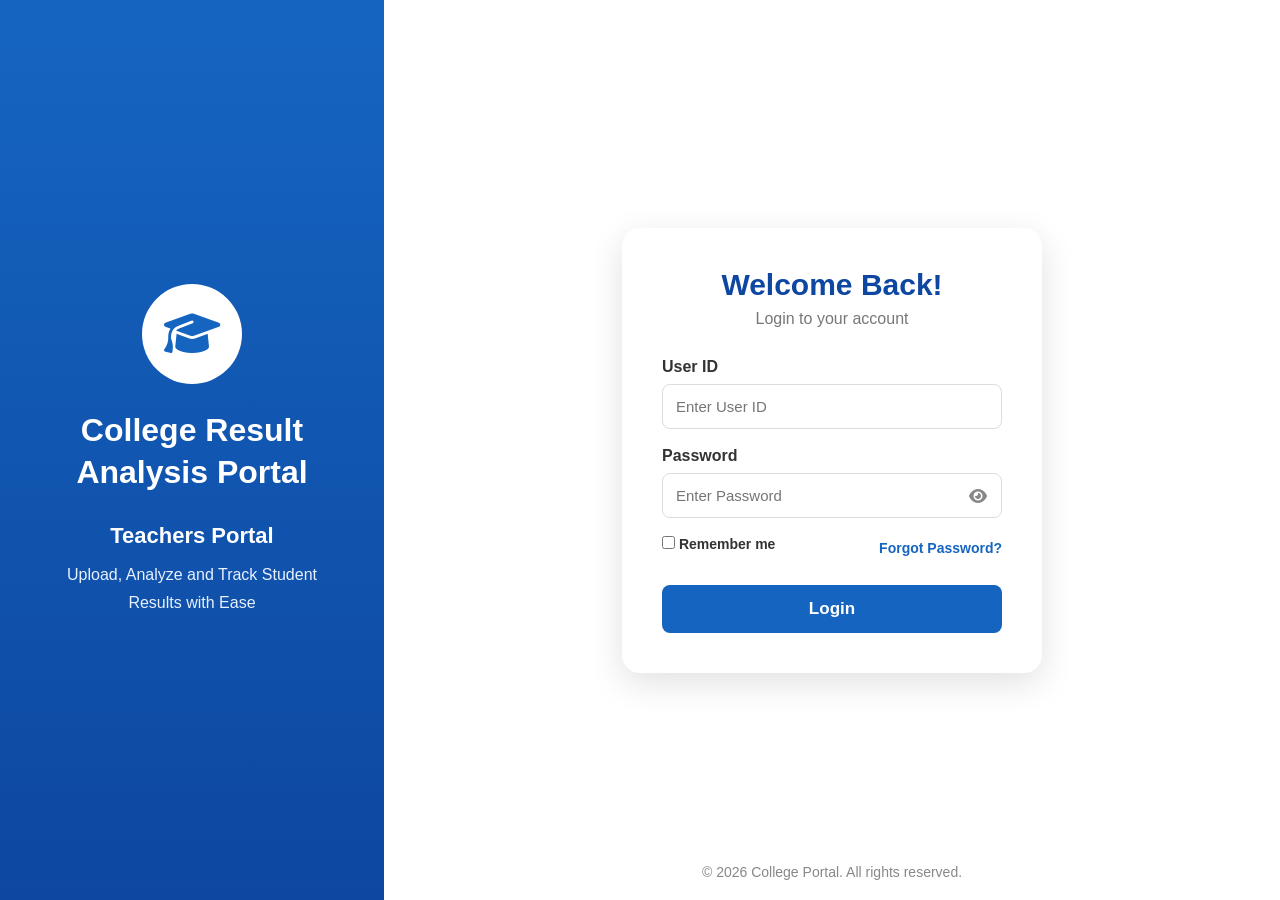
<file: index.html>
<!DOCTYPE html>
<html lang="en">
<head>
    <meta charset="UTF-8">
    <meta name="viewport" content="width=device-width, initial-scale=1.0">
    <title>College Result Portal</title>

    <link rel="stylesheet" href="style.css">

    <!-- Font Awesome -->
    <link rel="stylesheet"
    href="https://cdnjs.cloudflare.com/ajax/libs/font-awesome/6.6.0/css/all.min.css">
</head>

<body>

<div class="container">

    <!-- LEFT PANEL -->
    <div class="left-panel">

        <div class="logo">
            <i class="fa-solid fa-graduation-cap"></i>
        </div>

        <h1>College Result<br>Analysis Portal</h1>

        <h3>Teachers Portal</h3>

        <p>
            Upload, Analyze and Track Student Results with Ease
        </p>

    </div>

    <!-- RIGHT PANEL -->
    <div class="right-panel">

        <div class="login-card">

            <h2>Welcome Back!</h2>
            <span>Login to your account</span>

            <form>

                <label>User ID</label>

                <input
                    type="text"
                    id="username"
                    placeholder="Enter User ID"
                >

                <label>Password</label>

                <div class="password-box">

                    <input
                        type="password"
                        id="password"
                        placeholder="Enter Password"
                    >

                    <i class="fa-solid fa-eye"
                       onclick="togglePassword()"></i>

                </div>

                <div class="options">

                    <label class="remember">
                        <input type="checkbox">
                        Remember me
                    </label>

                    <a href="#">Forgot Password?</a>

                </div>

                <button
                    type="button"
                    class="login-btn"
                    onclick="login()">
                    Login
                </button>

            </form>

        </div>

        <div class="footer">
            © 2026 College Portal. All rights reserved.
        </div>

    </div>

</div>

<script>
function togglePassword() {
    let password = document.getElementById("password");

    if (password.type === "password") {
        password.type = "text";
    } else {
        password.type = "password";
    }
}
</script>

<script src="index.js"></script>

</body>
</html>
</file>
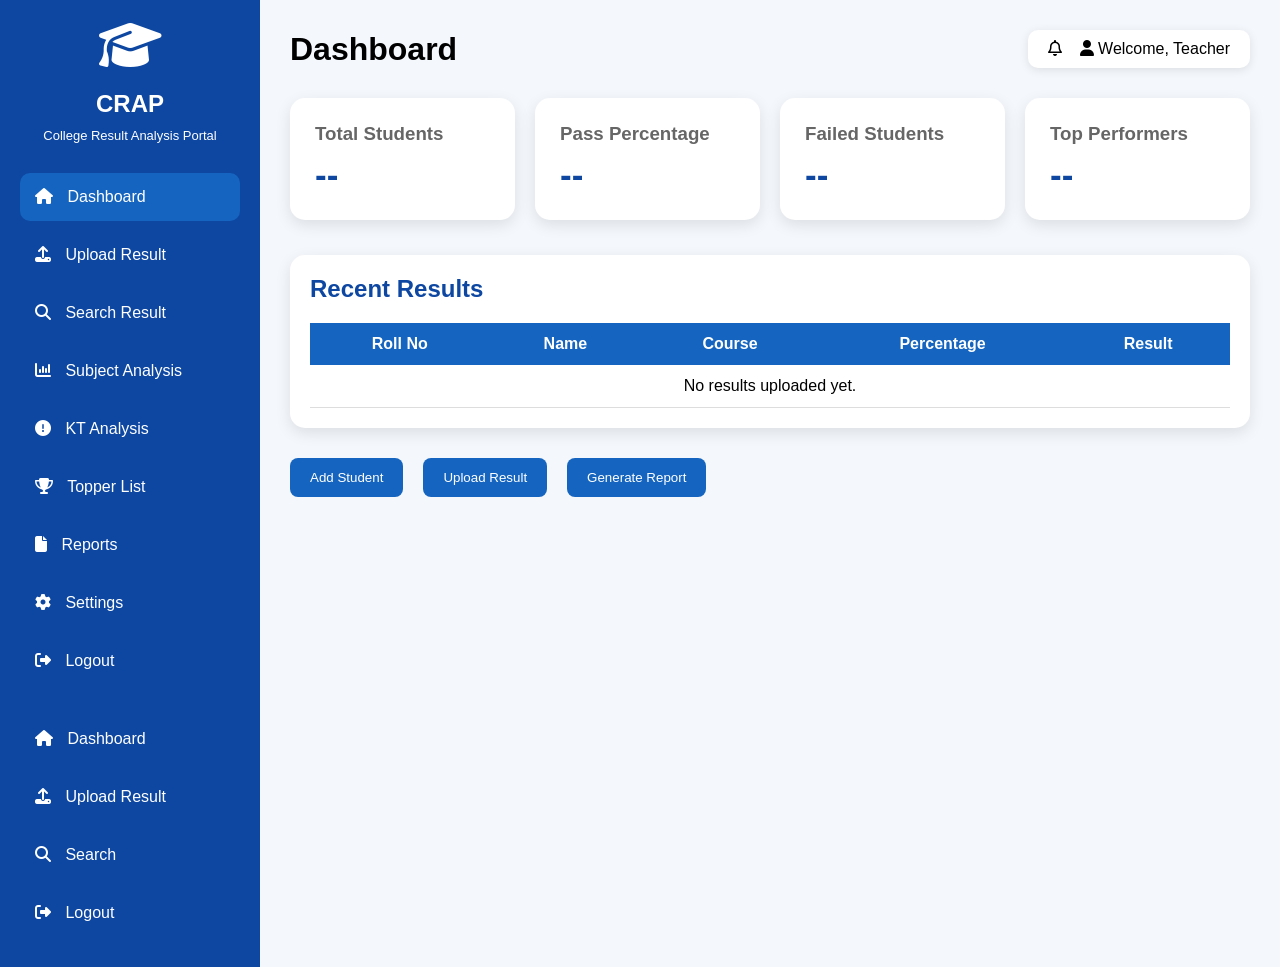
<file: dashboard.html>
<!DOCTYPE html>
<html lang="en">
<head>
    <meta charset="UTF-8">
    <meta name="viewport" content="width=device-width, initial-scale=1.0">
    <title>Dashboard - College Result Analysis Portal</title>

    <link rel="stylesheet" href="dashboard.css">

    <!-- Font Awesome -->
    <link rel="stylesheet"
    href="https://cdnjs.cloudflare.com/ajax/libs/font-awesome/6.7.2/css/all.min.css">
</head>

<body>
    

<div class="container">

    <!-- Sidebar -->
    <div class="sidebar">

        <div class="logo">
            <i class="fa-solid fa-graduation-cap"></i>
            <h2>CRAP</h2>
            <p>College Result Analysis Portal</p>
        </div>

        <ul>

            <li class="active">
                <i class="fa-solid fa-house"></i>
                Dashboard
            </li>

            <li onclick="window.location.href='upload.html'">
                <i class="fa-solid fa-upload"></i>
                Upload Result
            </li>

            <li onclick="window.location.href='search-result.html'">
                <i class="fa-solid fa-magnifying-glass"></i>
                Search Result
            </li>

            <li>
                <i class="fa-solid fa-chart-column"></i>
                Subject Analysis
            </li>

            <li>
                <i class="fa-solid fa-circle-exclamation"></i>
                KT Analysis
            </li>

            <li>
                <i class="fa-solid fa-trophy"></i>
                Topper List
            </li>

            <li>
                <i class="fa-solid fa-file"></i>
                Reports
            </li>

            <li>
                <i class="fa-solid fa-gear"></i>
                Settings
            </li>

            <li onclick="window.location.href='index.html'">
                <i class="fa-solid fa-right-from-bracket"></i>
                Logout
            </li>
            <ul>
    <li onclick="window.location.href='dashboard.html'">
        <i class="fa-solid fa-house"></i> Dashboard
    </li>

    <li onclick="window.location.href='upload.html'">
        <i class="fa-solid fa-upload"></i> Upload Result
    </li>

    <li onclick="window.location.href='search-result.html'">
        <i class="fa-solid fa-magnifying-glass"></i> Search
    </li>

    <li onclick="window.location.href='index.html'">
        <i class="fa-solid fa-right-from-bracket"></i> Logout
    </li>
</ul>

        </ul>

    </div>

    <!-- Main Content -->
    <div class="main">

        <!-- Top Bar -->
        <div class="topbar">

            <h1>Dashboard</h1>

            <div class="profile">
                <i class="fa-regular fa-bell"></i>
                &nbsp;&nbsp;
                <i class="fa-solid fa-user"></i>
                Welcome, Teacher
            </div>

        </div>

        <!-- Cards -->

        <div class="cards">

            <div class="card">
                <h3>Total Students</h3>
                <h1>--</h1>
            </div>

            <div class="card">
                <h3>Pass Percentage</h3>
                <h1>--</h1>
            </div>

            <div class="card">
                <h3>Failed Students</h3>
                <h1>--</h1>
            </div>

            <div class="card">
                <h3>Top Performers</h3>
                <h1>--</h1>
            </div>

        </div>

        <!-- Recent Results -->

        <div class="recent-results">

            <h2>Recent Results</h2>

            <table>

                <tr>
                    <th>Roll No</th>
                    <th>Name</th>
                    <th>Course</th>
                    <th>Percentage</th>
                    <th>Result</th>
                </tr>

                
                    <tr>
    <td colspan="5" style="text-align:center;">
        No results uploaded yet.
    </td>
</tr>

            </table>

        </div>

        <!-- Buttons -->

        <div class="actions">

            <button>Add Student</button>

            <button>Upload Result</button>

            <button>Generate Report</button>

        </div>

    </div>

</div>
<script src="dashboard.js"></script>
</body>
</html>
</file>
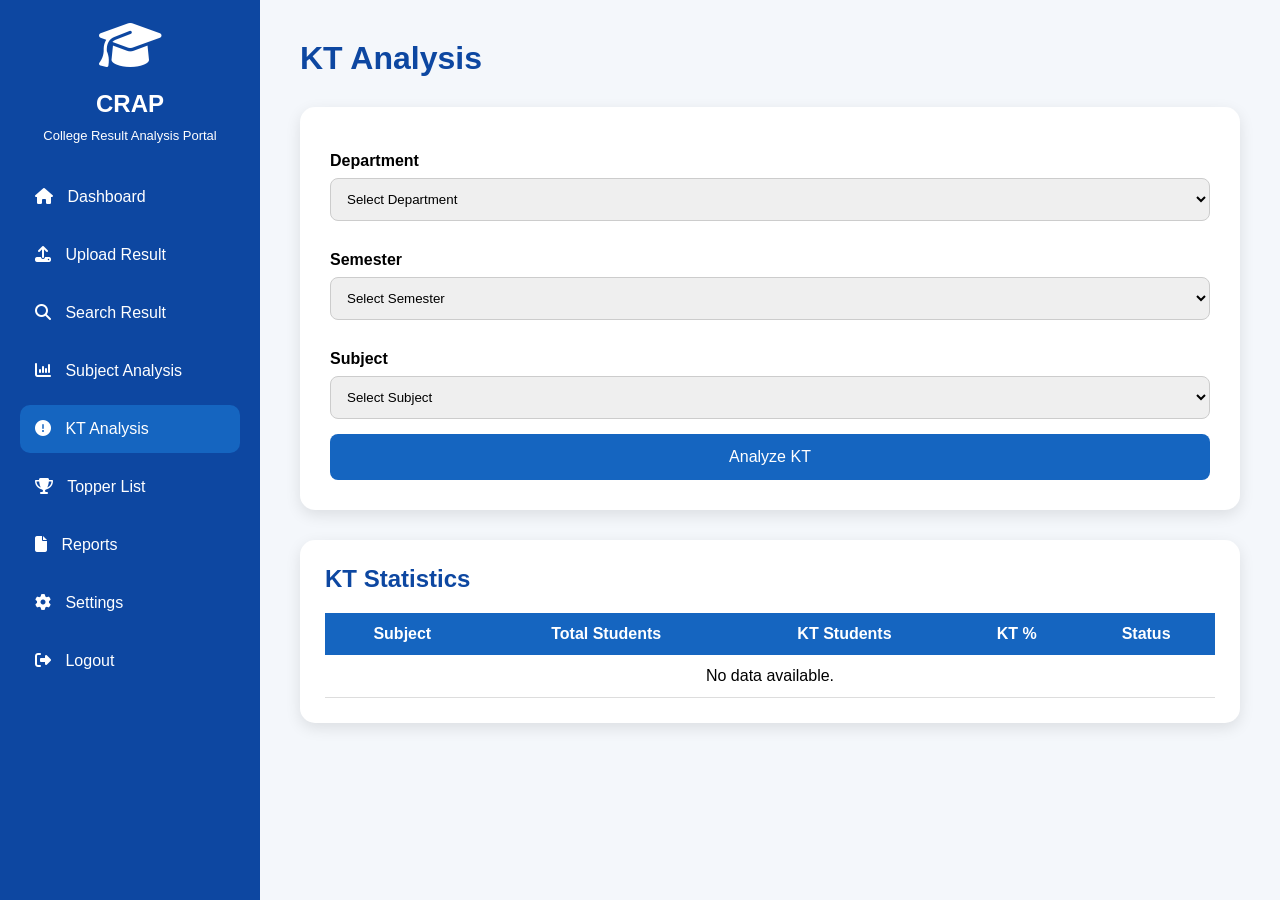
<file: kt.Html>
<!DOCTYPE html>
<html lang="en">
<head>
<meta charset="UTF-8">
<meta name="viewport" content="width=device-width, initial-scale=1.0">
<title>KT Analysis</title>

<link rel="stylesheet" href="kt.css">

<link rel="stylesheet"
href="https://cdnjs.cloudflare.com/ajax/libs/font-awesome/6.7.2/css/all.min.css">

</head>
<body>

<div class="container">

<!-- Sidebar -->

<div class="sidebar">

<div class="logo">
<i class="fa-solid fa-graduation-cap"></i>
<h2>CRAP</h2>
<p>College Result Analysis Portal</p>
</div>

<ul>

<li onclick="window.location.href='dashboard.html'">
<i class="fa-solid fa-house"></i> Dashboard
</li>

<li onclick="window.location.href='upload.html'">
<i class="fa-solid fa-upload"></i> Upload Result
</li>

<li onclick="window.location.href='search-result.html'">
<i class="fa-solid fa-magnifying-glass"></i> Search Result
</li>

<li onclick="window.location.href='subject.html'">
<i class="fa-solid fa-chart-column"></i> Subject Analysis
</li>

<li class="active">
<i class="fa-solid fa-circle-exclamation"></i> KT Analysis
</li>

<li onclick="window.location.href='topper.html'">
<i class="fa-solid fa-trophy"></i> Topper List
</li>

<li onclick="window.location.href='reports.html'">
<i class="fa-solid fa-file"></i> Reports
</li>

<li onclick="window.location.href='settings.html'">
<i class="fa-solid fa-gear"></i> Settings
</li>

<li onclick="window.location.href='index.html'">
<i class="fa-solid fa-right-from-bracket"></i> Logout
</li>

</ul>

</div>

<!-- Main -->

<div class="main">

<h1>KT Analysis</h1>

<div class="analysis-box">

<label>Department</label>

<select id="department">
<option value="">Select Department</option>
<option>BSc IT</option>
<option>BCom</option>
<option>BMS</option>
</select>

<label>Semester</label>

<select id="semester">
<option value="">Select Semester</option>
<option>Semester 1</option>
<option>Semester 2</option>
<option>Semester 3</option>
<option>Semester 4</option>
<option>Semester 5</option>
<option>Semester 6</option>
</select>

<label>Subject</label>

<select id="subject">
<option value="">Select Subject</option>
</select>

<button onclick="analyzeKT()">
Analyze KT
</button>

</div>

<div class="table-box">

<h2>KT Statistics</h2>

<table>

<tr>
<th>Subject</th>
<th>Total Students</th>
<th>KT Students</th>
<th>KT %</th>
<th>Status</th>
</tr>

<tr>
<td colspan="5">
No data available.
</td>
</tr>

</table>

</div>

</div>

</div>

<script src="kt.js"></script>

</body>
</html>
</file>
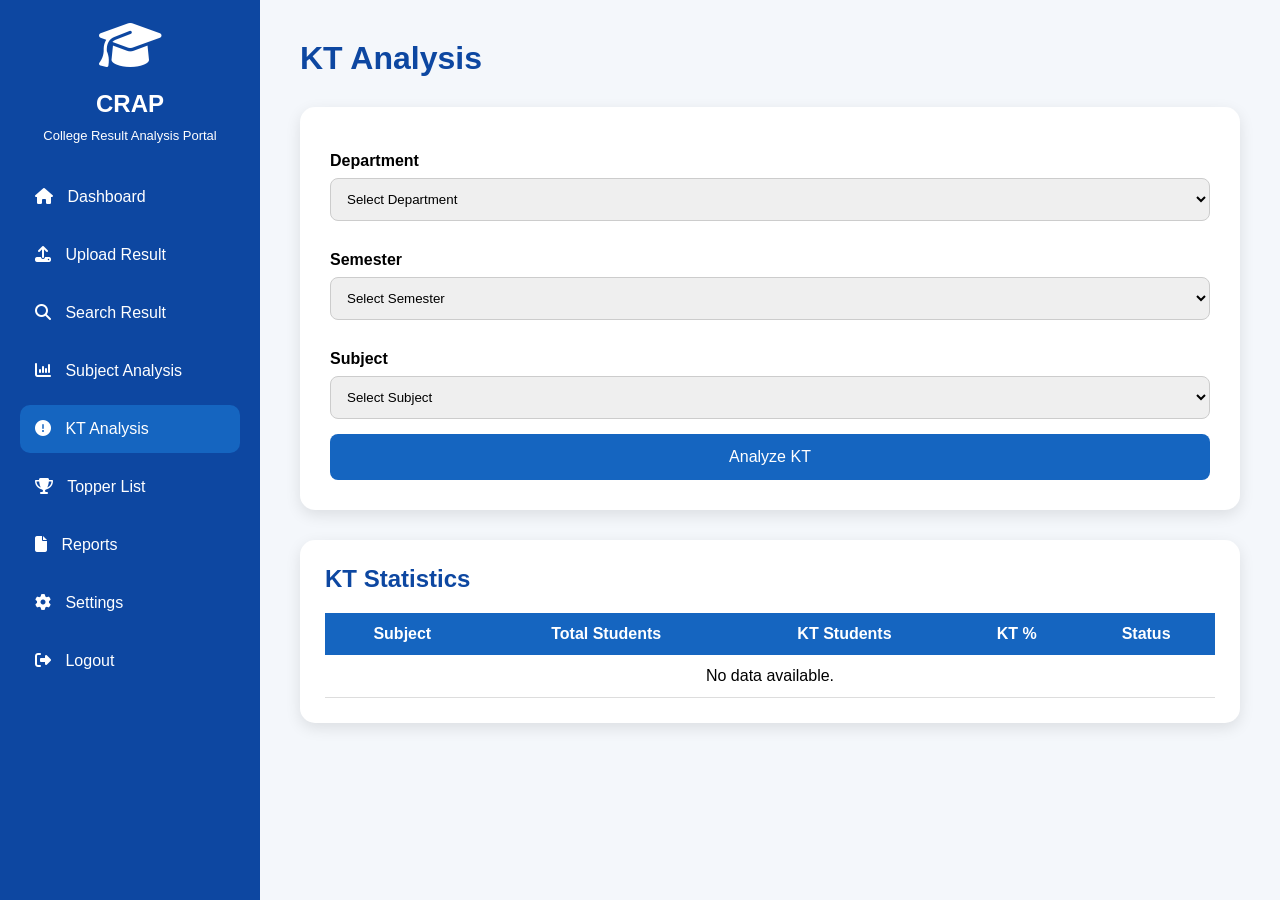
<file: kt.html>
<!DOCTYPE html>
<html lang="en">
<head>
<meta charset="UTF-8">
<meta name="viewport" content="width=device-width, initial-scale=1.0">
<title>KT Analysis</title>

<link rel="stylesheet" href="kt.css">

<link rel="stylesheet"
href="https://cdnjs.cloudflare.com/ajax/libs/font-awesome/6.7.2/css/all.min.css">

</head>
<body>

<div class="container">

<!-- Sidebar -->

<div class="sidebar">

<div class="logo">
<i class="fa-solid fa-graduation-cap"></i>
<h2>CRAP</h2>
<p>College Result Analysis Portal</p>
</div>

<ul>

<li onclick="window.location.href='dashboard.html'">
<i class="fa-solid fa-house"></i> Dashboard
</li>

<li onclick="window.location.href='upload.html'">
<i class="fa-solid fa-upload"></i> Upload Result
</li>

<li onclick="window.location.href='search-result.html'">
<i class="fa-solid fa-magnifying-glass"></i> Search Result
</li>

<li onclick="window.location.href='subject.html'">
<i class="fa-solid fa-chart-column"></i> Subject Analysis
</li>

<li class="active">
<i class="fa-solid fa-circle-exclamation"></i> KT Analysis
</li>

<li onclick="window.location.href='topper.html'">
<i class="fa-solid fa-trophy"></i> Topper List
</li>

<li onclick="window.location.href='reports.html'">
<i class="fa-solid fa-file"></i> Reports
</li>

<li onclick="window.location.href='settings.html'">
<i class="fa-solid fa-gear"></i> Settings
</li>

<li onclick="window.location.href='index.html'">
<i class="fa-solid fa-right-from-bracket"></i> Logout
</li>

</ul>

</div>

<!-- Main -->

<div class="main">

<h1>KT Analysis</h1>

<div class="analysis-box">

<label>Department</label>

<select id="department">
<option value="">Select Department</option>
<option>BSc IT</option>
<option>BCom</option>
<option>BMS</option>
</select>

<label>Semester</label>

<select id="semester">
<option value="">Select Semester</option>
<option>Semester 1</option>
<option>Semester 2</option>
<option>Semester 3</option>
<option>Semester 4</option>
<option>Semester 5</option>
<option>Semester 6</option>
</select>

<label>Subject</label>

<select id="subject">
<option value="">Select Subject</option>
</select>

<button onclick="analyzeKT()">
Analyze KT
</button>

</div>

<div class="table-box">

<h2>KT Statistics</h2>

<table>

<tr>
<th>Subject</th>
<th>Total Students</th>
<th>KT Students</th>
<th>KT %</th>
<th>Status</th>
</tr>

<tr>
<td colspan="5">
No data available.
</td>
</tr>

</table>

</div>

</div>

</div>

<script src="kt.js"></script>

</body>
</html>
</file>
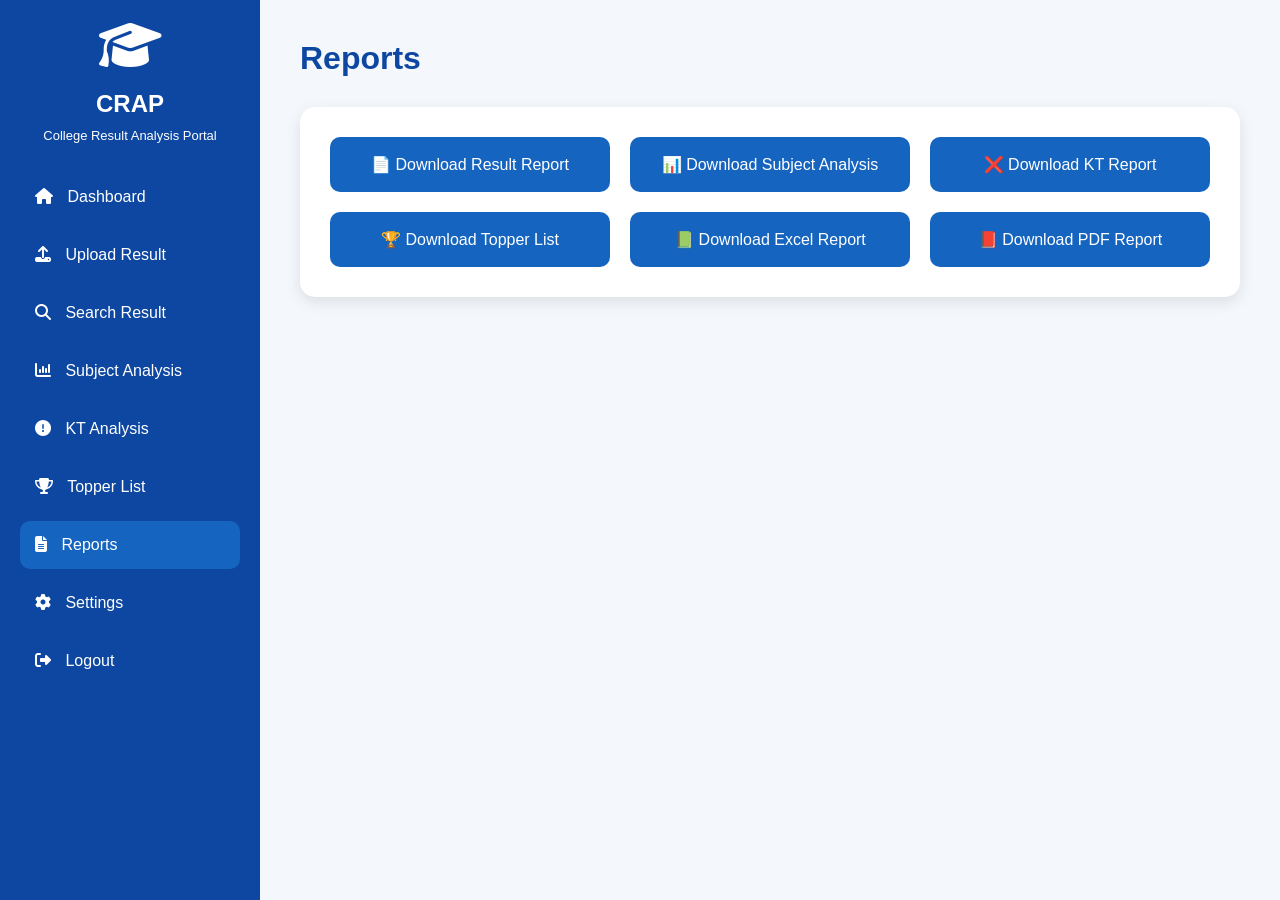
<file: reports.html>
<!DOCTYPE html>
<html lang="en">
<head>
<meta charset="UTF-8">
<meta name="viewport" content="width=device-width, initial-scale=1.0">
<title>Reports</title>

<link rel="stylesheet" href="reports.css">

<link rel="stylesheet"
href="https://cdnjs.cloudflare.com/ajax/libs/font-awesome/6.7.2/css/all.min.css">

</head>
<body>

<div class="container">

<!-- Sidebar -->

<div class="sidebar">

<div class="logo">
<i class="fa-solid fa-graduation-cap"></i>
<h2>CRAP</h2>
<p>College Result Analysis Portal</p>
</div>

<ul>

<li onclick="window.location.href='dashboard.html'">
<i class="fa-solid fa-house"></i> Dashboard
</li>

<li onclick="window.location.href='upload.html'">
<i class="fa-solid fa-upload"></i> Upload Result
</li>

<li onclick="window.location.href='search-result.html'">
<i class="fa-solid fa-magnifying-glass"></i> Search Result
</li>

<li onclick="window.location.href='subject.html'">
<i class="fa-solid fa-chart-column"></i> Subject Analysis
</li>

<li onclick="window.location.href='kt.html'">
<i class="fa-solid fa-circle-exclamation"></i> KT Analysis
</li>

<li onclick="window.location.href='topper.html'">
<i class="fa-solid fa-trophy"></i> Topper List
</li>

<li class="active">
<i class="fa-solid fa-file-lines"></i> Reports
</li>

<li onclick="window.location.href='settings.html'">
<i class="fa-solid fa-gear"></i> Settings
</li>

<li onclick="window.location.href='index.html'">
<i class="fa-solid fa-right-from-bracket"></i> Logout
</li>

</ul>

</div>

<!-- Main -->

<div class="main">

<h1>Reports</h1>

<div class="report-box">

<button onclick="downloadResultReport()">
📄 Download Result Report
</button>

<button onclick="downloadSubjectReport()">
📊 Download Subject Analysis
</button>

<button onclick="downloadKTReport()">
❌ Download KT Report
</button>

<button onclick="downloadTopperReport()">
🏆 Download Topper List
</button>

<button onclick="downloadExcelReport()">
📗 Download Excel Report
</button>

<button onclick="downloadPDFReport()">
📕 Download PDF Report
</button>

</div>

</div>

</div>

<script src="reports.js"></script>

</body>
</html>
</file>
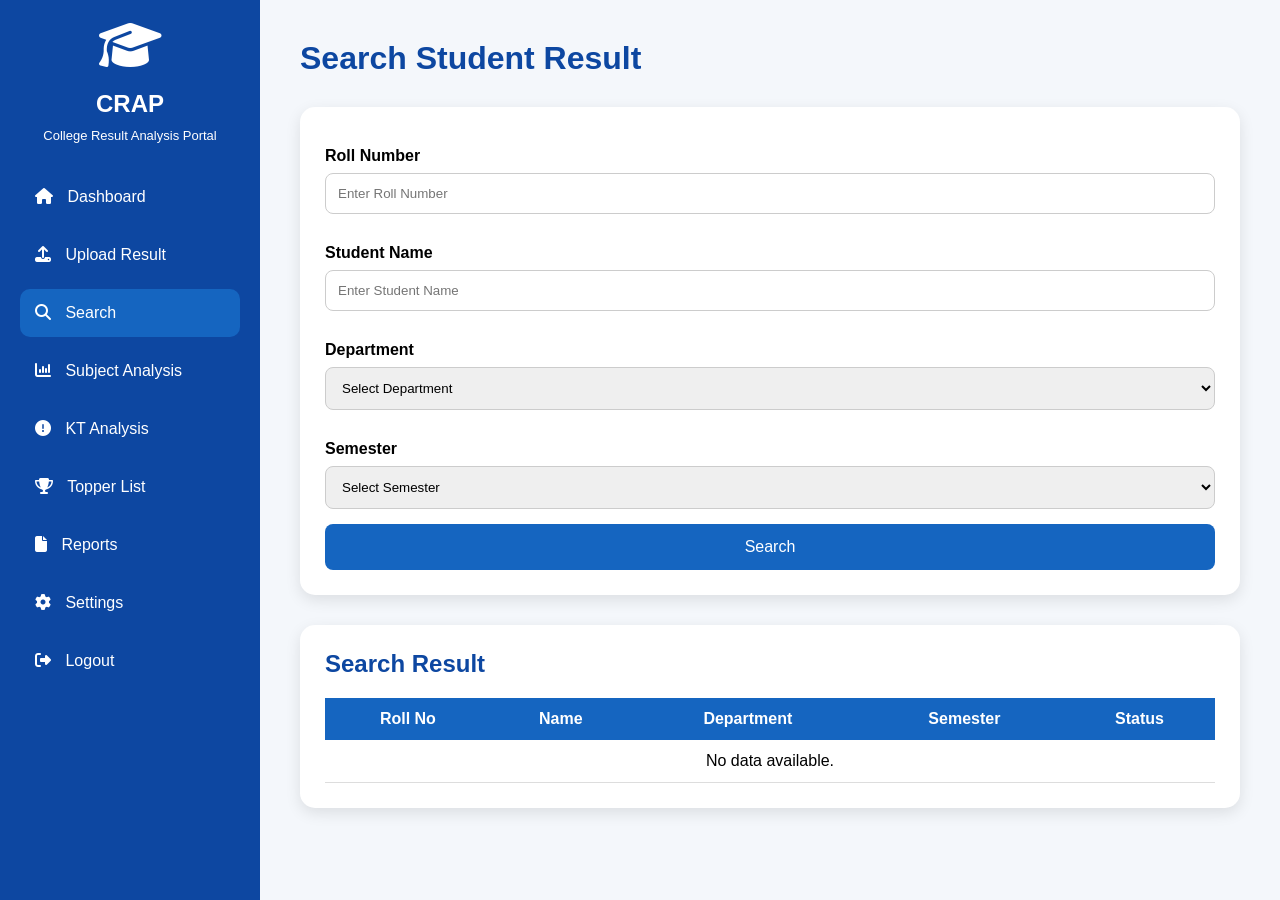
<file: search-result.html>
<!DOCTYPE html>
<html lang="en">
<head>
    <meta charset="UTF-8">
    <meta name="viewport" content="width=device-width, initial-scale=1.0">
    <title>Search Student</title>

    <link rel="stylesheet" href="search-result.css">

    <link rel="stylesheet"
    href="https://cdnjs.cloudflare.com/ajax/libs/font-awesome/6.7.2/css/all.min.css">
</head>
<body>

<div class="container">

    <!-- Sidebar -->
    <div class="sidebar">

        <div class="logo">
            <i class="fa-solid fa-graduation-cap"></i>
            <h2>CRAP</h2>
            <p>College Result Analysis Portal</p>
        </div>

        <ul>
            <li onclick="window.location.href='dashboard.html'">
                <i class="fa-solid fa-house"></i> Dashboard
            </li>

            <li onclick="window.location.href='upload.html'">
                <i class="fa-solid fa-upload"></i> Upload Result
            </li>

            <li class="active">
                <i class="fa-solid fa-magnifying-glass"></i> Search
            </li>

            <li onclick="window.location.href='subject.html'">
                <i class="fa-solid fa-chart-column"></i> Subject Analysis
            </li>

            <li onclick="window.location.href='kt.html'">
                <i class="fa-solid fa-circle-exclamation"></i> KT Analysis
            </li>

            <li onclick="window.location.href='topper.html'">
                <i class="fa-solid fa-trophy"></i> Topper List
            </li>

            <li onclick="window.location.href='reports.html'">
                <i class="fa-solid fa-file"></i> Reports
            </li>

            <li onclick="window.location.href='settings.html'">
                <i class="fa-solid fa-gear"></i> Settings
            </li>

            <li onclick="window.location.href='index.html'">
                <i class="fa-solid fa-right-from-bracket"></i> Logout
            </li>
        </ul>

    </div>

    <!-- Main Content -->

    <div class="main">

        <h1>Search Student Result</h1>

        <div class="search-box">

            <label>Roll Number</label>
            <input type="text" id="roll" placeholder="Enter Roll Number">

            <label>Student Name</label>
            <input type="text" id="name" placeholder="Enter Student Name">

            <label>Department</label>
            <select id="department">
                <option value="">Select Department</option>
                <option>BSc IT</option>
                <option>BCom</option>
                <option>BMS</option>
                <option>BCS</option>
                <option>BDS</option>
                <option>BAF</option>
            </select>

            <label>Semester</label>
            <select id="semester">
                <option value="">Select Semester</option>
                <option>Semester 1</option>
                <option>Semester 2</option>
                <option>Semester 3</option>
                <option>Semester 4</option>
                <option>Semester 5</option>
                <option>Semester 6</option>
            </select>

            <button onclick="searchStudent()">
                Search
            </button>

        </div>

        <div class="result-table">

            <h2>Search Result</h2>

            <table>

                <tr>
                    <th>Roll No</th>
                    <th>Name</th>
                    <th>Department</th>
                    <th>Semester</th>
                    <th>Status</th>
                </tr>

                <tr>
                    <td colspan="5">No data available.</td>
                </tr>

            </table>

        </div>

    </div>

</div>

<script src="search-result.js"></script>

</body>
</html>
</file>
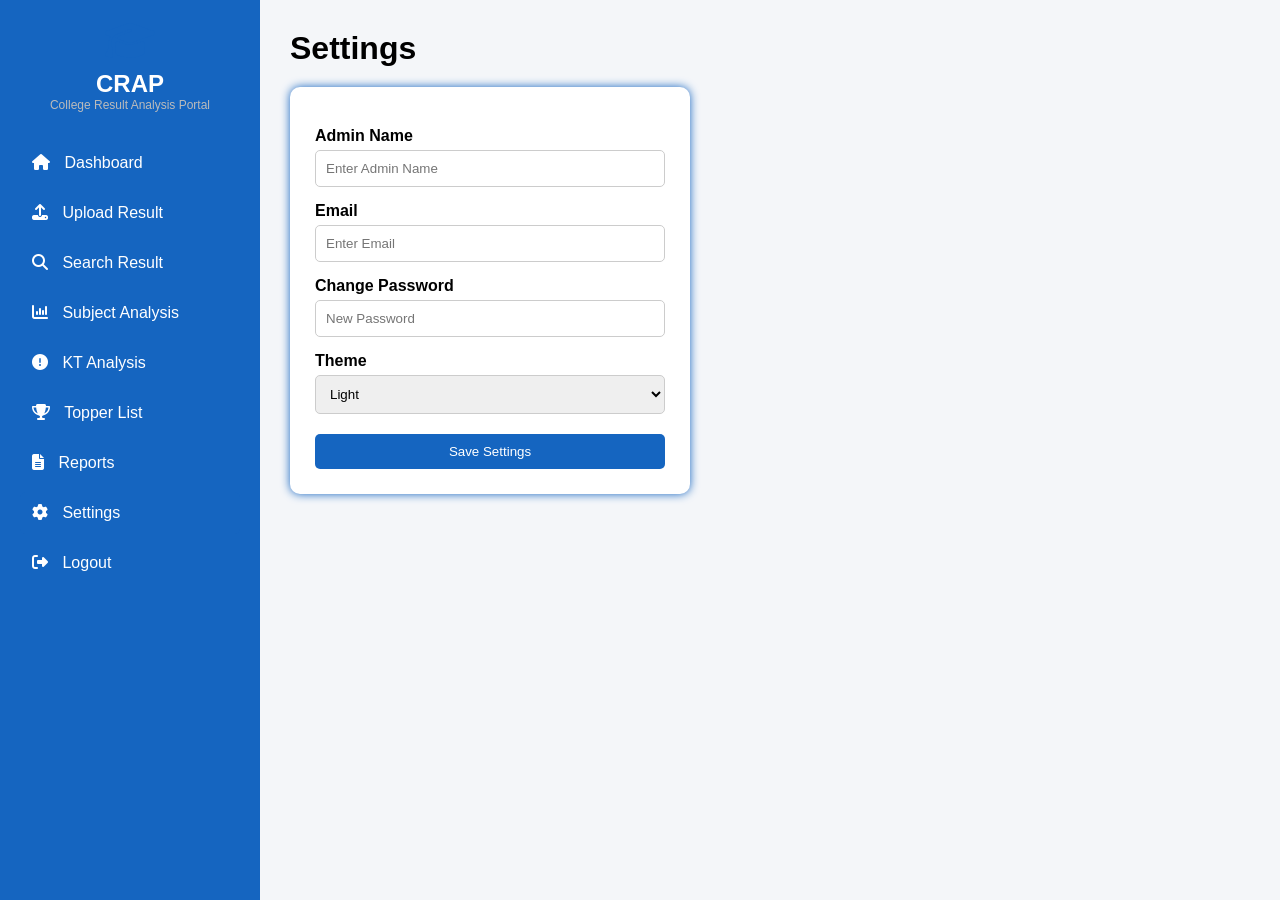
<file: settings.html>
<!DOCTYPE html>
<html lang="en">
<head>

<meta charset="UTF-8">
<meta name="viewport" content="width=device-width, initial-scale=1.0">

<title>Settings</title>

<link rel="stylesheet" href="settings.css">

<link rel="stylesheet"
href="https://cdnjs.cloudflare.com/ajax/libs/font-awesome/6.7.2/css/all.min.css">

</head>

<body>

<div class="container">

<!-- Sidebar -->

<div class="sidebar">

<div class="logo">
<i class="fa-solid fa-graduation-cap"></i>
<h2>CRAP</h2>
<p>College Result Analysis Portal</p>
</div>

<ul>

<li onclick="window.location.href='dashboard.html'">
<i class="fa-solid fa-house"></i> Dashboard
</li>

<li onclick="window.location.href='upload.html'">
<i class="fa-solid fa-upload"></i> Upload Result
</li>

<li onclick="window.location.href='search-result.html'">
<i class="fa-solid fa-magnifying-glass"></i> Search Result
</li>

<li onclick="window.location.href='subject.html'">
<i class="fa-solid fa-chart-column"></i> Subject Analysis
</li>

<li onclick="window.location.href='kt.html'">
<i class="fa-solid fa-circle-exclamation"></i> KT Analysis
</li>

<li onclick="window.location.href='topper.html'">
<i class="fa-solid fa-trophy"></i> Topper List
</li>

<li onclick="window.location.href='reports.html'">
<i class="fa-solid fa-file-lines"></i> Reports
</li>

<li class="active">
<i class="fa-solid fa-gear"></i> Settings
</li>

<li onclick="window.location.href='index.html'">
<i class="fa-solid fa-right-from-bracket"></i> Logout
</li>

</ul>

</div>

<!-- Main -->

<div class="main">

<h1>Settings</h1>

<div class="settings-box">

<label>Admin Name</label>
<input type="text" placeholder="Enter Admin Name">

<label>Email</label>
<input type="email" placeholder="Enter Email">

<label>Change Password</label>
<input type="password" placeholder="New Password">

<label>Theme</label>

<select>
<option>Light</option>
<option>Dark</option>
</select>

<button onclick="saveSettings()">
Save Settings
</button>

</div>

</div>

</div>

<script src="settings.js"></script>

</body>
</html>
</file>
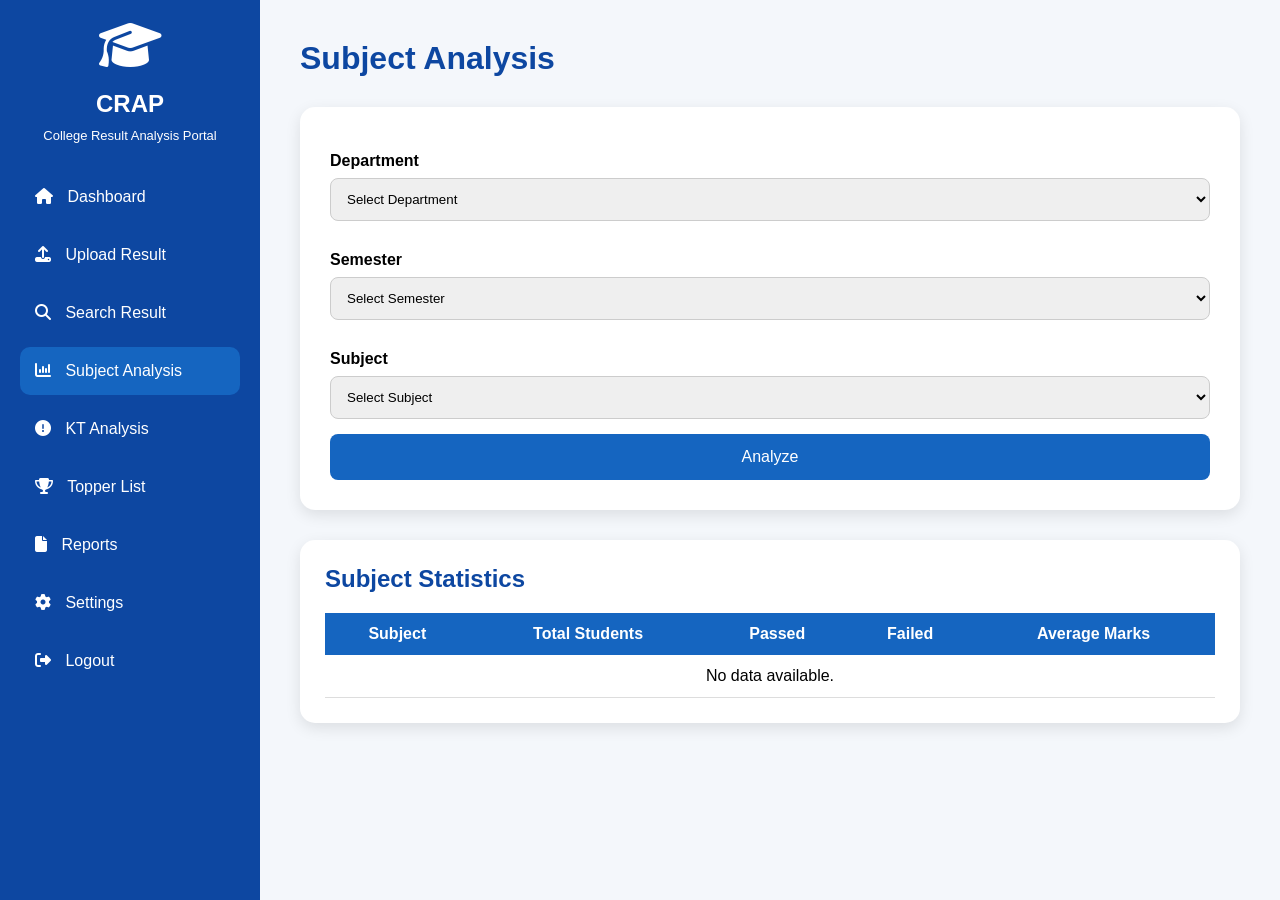
<file: subject.html>
<!DOCTYPE html>
<html lang="en">
<head>
    <meta charset="UTF-8">
    <meta name="viewport" content="width=device-width, initial-scale=1.0">
    <title>Subject Analysis</title>

    <link rel="stylesheet" href="subject.css">

    <link rel="stylesheet"
    href="https://cdnjs.cloudflare.com/ajax/libs/font-awesome/6.7.2/css/all.min.css">
</head>
<body>

<div class="container">

    <!-- Sidebar -->
    <div class="sidebar">

        <div class="logo">
            <i class="fa-solid fa-graduation-cap"></i>
            <h2>CRAP</h2>
            <p>College Result Analysis Portal</p>
        </div>

        <ul>

            <li onclick="window.location.href='dashboard.html'">
                <i class="fa-solid fa-house"></i> Dashboard
            </li>

            <li onclick="window.location.href='upload.html'">
                <i class="fa-solid fa-upload"></i> Upload Result
            </li>

            <li onclick="window.location.href='search-result.html'">
                <i class="fa-solid fa-magnifying-glass"></i> Search Result
            </li>

            <li class="active">
                <i class="fa-solid fa-chart-column"></i> Subject Analysis
            </li>

            <li onclick="window.location.href='kt.html'">
                <i class="fa-solid fa-circle-exclamation"></i> KT Analysis
            </li>

            <li onclick="window.location.href='topper.html'">
                <i class="fa-solid fa-trophy"></i> Topper List
            </li>

            <li onclick="window.location.href='reports.html'">
                <i class="fa-solid fa-file"></i> Reports
            </li>

            <li onclick="window.location.href='settings.html'">
                <i class="fa-solid fa-gear"></i> Settings
            </li>

            <li onclick="window.location.href='index.html'">
                <i class="fa-solid fa-right-from-bracket"></i> Logout
            </li>

        </ul>

    </div>

    <!-- Main Content -->

    <div class="main">

        <h1>Subject Analysis</h1>

        <div class="analysis-box">

            <label>Department</label>
            <select id="department">
                <option value="">Select Department</option>
                <option>BSc IT</option>
                <option>BCom</option>
                <option>BMS</option>
            </select>

            <label>Semester</label>
            <select id="semester">
                <option value="">Select Semester</option>
                <option>Semester 1</option>
                <option>Semester 2</option>
                <option>Semester 3</option>
                <option>Semester 4</option>
                <option>Semester 5</option>
                <option>Semester 6</option>
            </select>

            <label>Subject</label>

            <select id="subject">
                <option value="">Select Subject</option>
            </select>

            <button onclick="analyzeSubject()">
                Analyze
            </button>

        </div>

        <div class="table-box">

            <h2>Subject Statistics</h2>

            <table>

                <tr>
                    <th>Subject</th>
                    <th>Total Students</th>
                    <th>Passed</th>
                    <th>Failed</th>
                    <th>Average Marks</th>
                </tr>

                <tr>
                    <td colspan="5">No data available.</td>
                </tr>

            </table>

        </div>

    </div>

</div>

<script src="subject.js"></script>

</body>
</html>
</file>
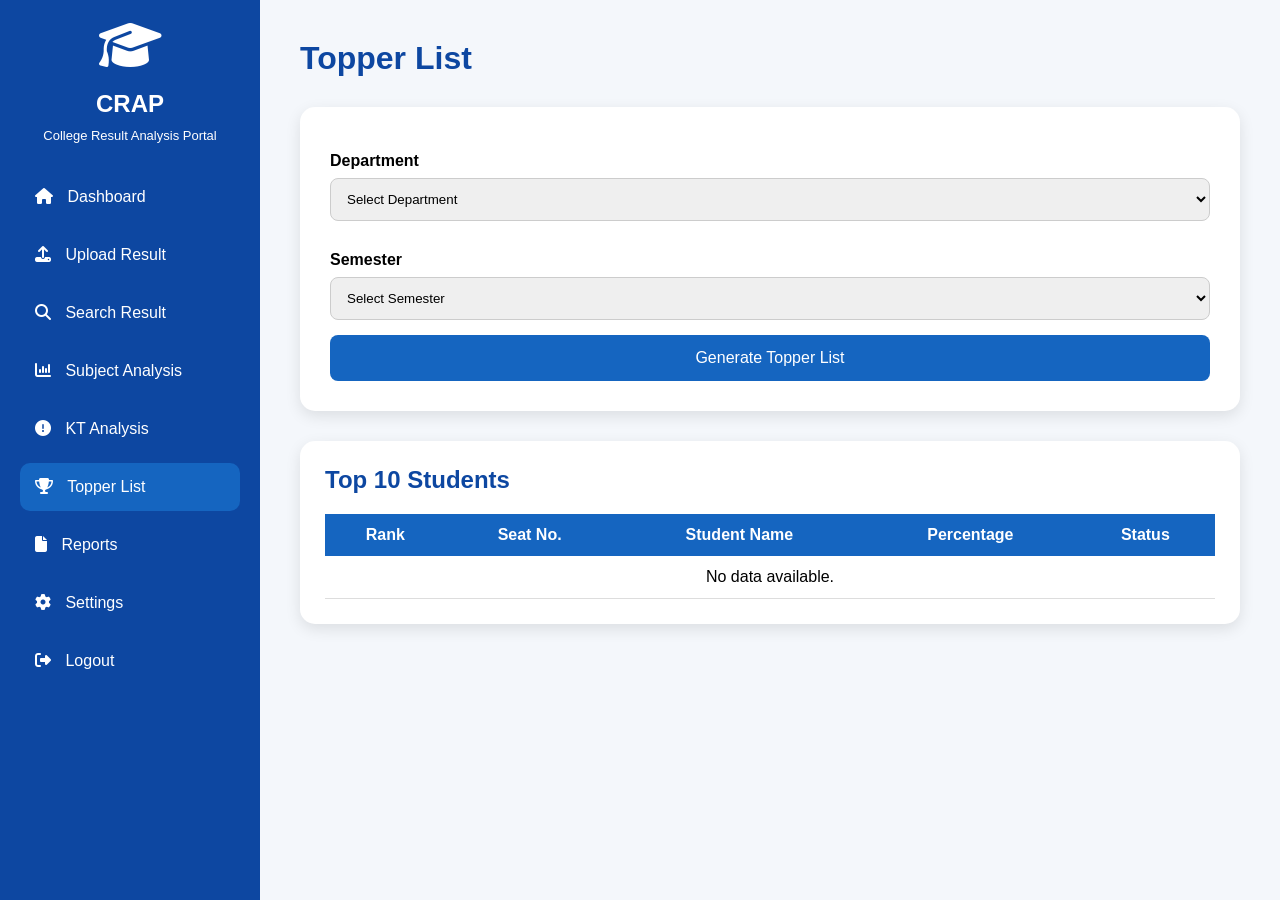
<file: topper.html>
<!DOCTYPE html>
<html lang="en">
<head>
<meta charset="UTF-8">
<meta name="viewport" content="width=device-width, initial-scale=1.0">
<title>Topper List</title>

<link rel="stylesheet" href="topper.css">

<link rel="stylesheet"
href="https://cdnjs.cloudflare.com/ajax/libs/font-awesome/6.7.2/css/all.min.css">

</head>
<body>

<div class="container">

<!-- Sidebar -->

<div class="sidebar">

<div class="logo">
<i class="fa-solid fa-graduation-cap"></i>
<h2>CRAP</h2>
<p>College Result Analysis Portal</p>
</div>

<ul>

<li onclick="window.location.href='dashboard.html'">
<i class="fa-solid fa-house"></i> Dashboard
</li>

<li onclick="window.location.href='upload.html'">
<i class="fa-solid fa-upload"></i> Upload Result
</li>

<li onclick="window.location.href='search-result.html'">
<i class="fa-solid fa-magnifying-glass"></i> Search Result
</li>

<li onclick="window.location.href='subject.html'">
<i class="fa-solid fa-chart-column"></i> Subject Analysis
</li>

<li onclick="window.location.href='kt.html'">
<i class="fa-solid fa-circle-exclamation"></i> KT Analysis
</li>

<li class="active">
<i class="fa-solid fa-trophy"></i> Topper List
</li>

<li onclick="window.location.href='reports.html'">
<i class="fa-solid fa-file"></i> Reports
</li>

<li onclick="window.location.href='settings.html'">
<i class="fa-solid fa-gear"></i> Settings
</li>

<li onclick="window.location.href='index.html'">
<i class="fa-solid fa-right-from-bracket"></i> Logout
</li>

</ul>

</div>

<!-- Main -->

<div class="main">

<h1>Topper List</h1>

<div class="analysis-box">

<label>Department</label>

<select id="department">
<option value="">Select Department</option>
<option>BSc IT</option>
<option>BCom</option>
<option>BMS</option>
</select>

<label>Semester</label>

<select id="semester">
<option value="">Select Semester</option>
<option>Semester 1</option>
<option>Semester 2</option>
<option>Semester 3</option>
<option>Semester 4</option>
<option>Semester 5</option>
<option>Semester 6</option>
</select>

<button onclick="showTopper()">
Generate Topper List
</button>

</div>

<div class="table-box">

<h2>Top 10 Students</h2>

<table>

<tr>
<th>Rank</th>
<th>Seat No.</th>
<th>Student Name</th>
<th>Percentage</th>
<th>Status</th>
</tr>

<tr>
<td colspan="5">
No data available.
</td>
</tr>

</table>

</div>

</div>

</div>

<script src="topper.js"></script>

</body>
</html>
</file>
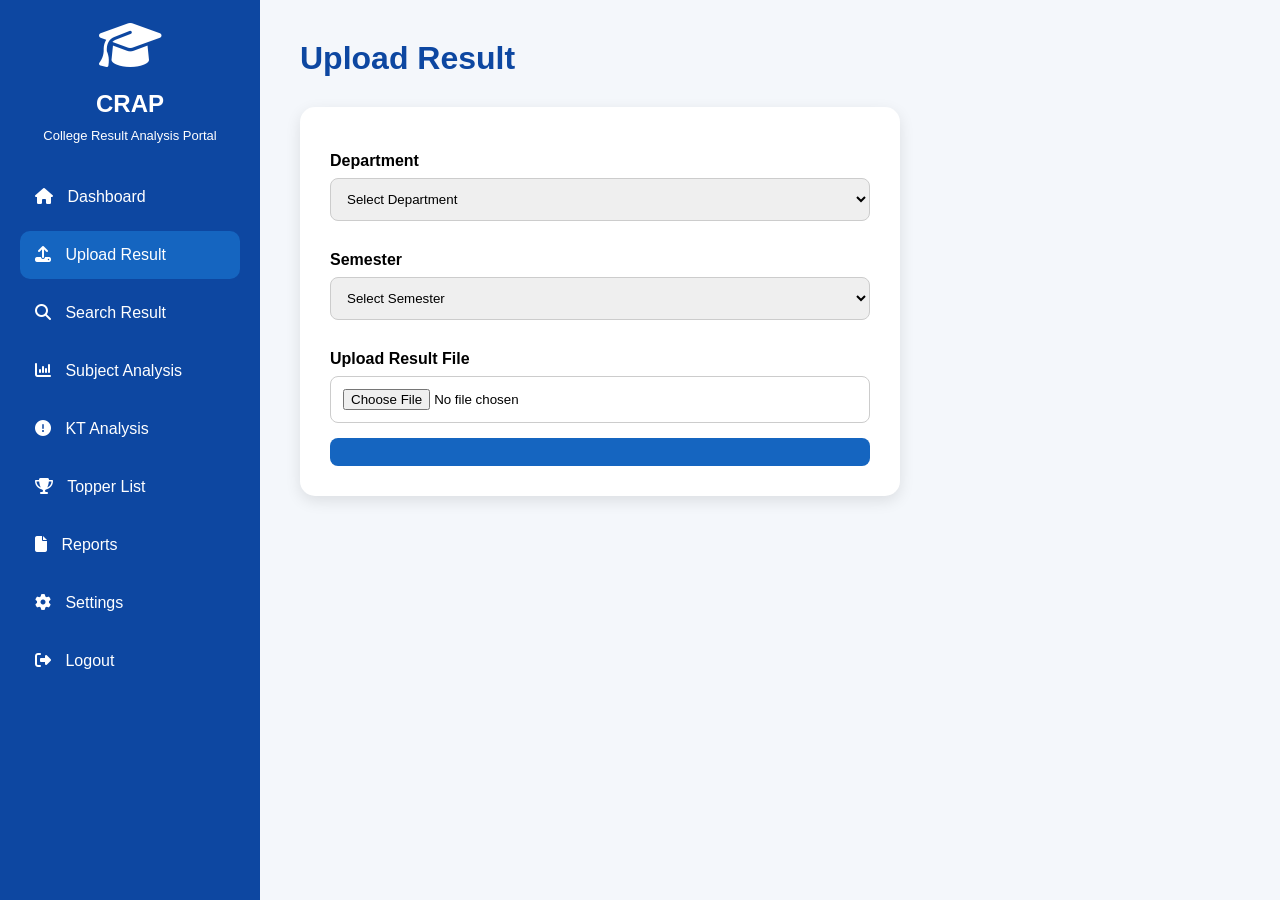
<file: upload.html>
<!DOCTYPE html>
<html lang="en">
<head>
    <meta charset="UTF-8">
    <meta name="viewport" content="width=device-width, initial-scale=1.0">
    <title>Upload Result</title>

    <link rel="stylesheet" href="upload.css">

    <link rel="stylesheet"
    href="https://cdnjs.cloudflare.com/ajax/libs/font-awesome/6.7.2/css/all.min.css">
</head>

<body>

<div class="container">

    <!-- Sidebar -->
    <div class="sidebar">

        <div class="logo">
            <i class="fa-solid fa-graduation-cap"></i>
            <h2>CRAP</h2>
            <p>College Result Analysis Portal</p>
        </div>

        <ul>

            <li onclick="window.location.href='dashboard.html'">
                <i class="fa-solid fa-house"></i> Dashboard
            </li>

            <li class="active">
                <i class="fa-solid fa-upload"></i> Upload Result
            </li>

            <li onclick="window.location.href='search-result.html'">
                <i class="fa-solid fa-magnifying-glass"></i> Search Result
            </li>

            <li><i class="fa-solid fa-chart-column"></i> Subject Analysis</li>

            <li><i class="fa-solid fa-circle-exclamation"></i> KT Analysis</li>

            <li><i class="fa-solid fa-trophy"></i> Topper List</li>

            <li><i class="fa-solid fa-file"></i> Reports</li>

            <li><i class="fa-solid fa-gear"></i> Settings</li>

            <li onclick="window.location.href='index.html'">
                <i class="fa-solid fa-right-from-bracket"></i> Logout
            </li>

        </ul>

    </div>

    <!-- Main -->

    <div class="main">

        <h1>Upload Result</h1>

        <div class="upload-box">

            <label>Department</label>
            <select>
                <option>Select Department</option>
                <option>BSc IT</option>
                <option>BCom</option>
                <option>BMS</option>
                <option>BCS</option>
                <option>BDS</option>
                <option>BAF</option>
            </select>

            <label>Semester</label>
            <select>
                <option>Select Semester</option>
                <option>Semester 1</option>
                <option>Semester 2</option>
                <option>Semester 3</option>
                <option>Semester 4</option>
                <option>Semester 5</option>
                <option>Semester 6</option>
                
            </select>

            <label>Upload Result File</label>

            <input type="file" id="resultfile" accept=".xlsx,.xls">

            <button onclick="uploadResult()"Upload Result></button>

        </div>

    </div>

</div>
<script src="upload.js"></script>

</body>
</html>
</file>
<file: style.css>
*{
    margin:0;
    padding:0;
    box-sizing:border-box;
    font-family:'Poppins',sans-serif;
}

body{
    background:#f4f7fb;
}

.container{
    display:flex;
    width:100%;
    height:100vh;
}

/* LEFT SIDE */

.left-panel{
    width:30%;
    background:linear-gradient(180deg,#1565c0,#0d47a1);
    color:#fff;
    display:flex;
    flex-direction:column;
    justify-content:center;
    align-items:center;
    text-align:center;
    padding:40px;
}

.logo{
    width:100px;
    height:100px;
    background:#fff;
    border-radius:50%;
    display:flex;
    justify-content:center;
    align-items:center;
    margin-bottom:25px;
}

.logo i{
    font-size:45px;
    color:#1565c0;
}

.left-panel h1{
    font-size:32px;
    line-height:42px;
    margin-bottom:30px;
}

.left-panel h3{
    font-size:22px;
    margin-bottom:12px;
}

.left-panel p{
    font-size:16px;
    line-height:28px;
    color:#e8f1ff;
}

/* RIGHT SIDE */

.right-panel{
    width:70%;
    display:flex;
    justify-content:center;
    align-items:center;
    position:relative;
    background:#ffffff;
}

.login-card{
    width:420px;
    background:#fff;
    border-radius:18px;
    padding:40px;
    box-shadow:0 10px 35px rgba(0,0,0,0.12);
}

.login-card h2{
    text-align:center;
    color:#0d47a1;
    margin-bottom:8px;
    font-size:30px;
}

.login-card span{
    display:block;
    text-align:center;
    color:#777;
    margin-bottom:30px;
}

.login-card label{
    display:block;
    margin-bottom:8px;
    font-weight:600;
    color:#333;
}

.login-card input{
    width:100%;
    padding:13px;
    border:1px solid #dcdcdc;
    border-radius:8px;
    outline:none;
    margin-bottom:18px;
    font-size:15px;
}

.password-box{
    position:relative;
}

.password-box i{
    position:absolute;
    right:15px;
    top:15px;
    color:#888;
    cursor:pointer;
}

.options{
    display:flex;
    justify-content:space-between;
    align-items:center;
    margin-bottom:25px;
    font-size:14px;
}

.options a{
    text-decoration:none;
    color:#1565c0;
    font-weight:600;
}

.remember{
    display:flex;
    align-items:center;
    gap:6px;
}

.remember input{
    width:auto;
    margin:0;
}

button{
    width:100%;
    padding:14px;
    background:#1565c0;
    color:white;
    border:none;
    border-radius:8px;
    font-size:17px;
    font-weight:bold;
    cursor:pointer;
    transition:.3s;
}

button:hover{
    background:#0d47a1;
}

.footer{
    position:absolute;
    bottom:20px;
    color:#888;
    font-size:14px;
}
</file>
<file: dashboard.css>
*{
    margin:0;
    padding:0;
    box-sizing:border-box;
    font-family:Arial,sans-serif;
}

body{
    background:#f4f7fb;
}

.container{
    display:flex;
    min-height:100vh;
}

/* Sidebar */

.sidebar{
    width:260px;
    background:#0d47a1;
    color:white;
    padding:20px;
}

.logo{
    text-align:center;
    margin-bottom:30px;
}

.logo i{
    font-size:50px;
    margin-bottom:10px;
}

.logo h2{
    margin:10px 0;
}

.logo p{
    font-size:13px;
}

.sidebar ul{
    list-style:none;
    margin-top:30px;
}

.sidebar ul li{
    padding:15px;
    margin:10px 0;
    border-radius:10px;
    cursor:pointer;
    transition:0.3s;
}

.sidebar ul li:hover,
.sidebar ul li.active{
    background:#1565c0;
}

.sidebar ul li i{
    margin-right:10px;
}

/* Main */

.main{
    flex:1;
    padding:30px;
}

.topbar{
    display:flex;
    justify-content:space-between;
    align-items:center;
    margin-bottom:30px;
}

.profile{
    background:white;
    padding:10px 20px;
    border-radius:10px;
    box-shadow:0 2px 10px rgba(0,0,0,0.1);
}

/* Cards */

.cards{
    display:grid;
    grid-template-columns:repeat(4,1fr);
    gap:20px;
}

.card{
    background:white;
    padding:25px;
    border-radius:15px;
    box-shadow:0 5px 15px rgba(0,0,0,0.1);
    transition:.3s;
}

.card:hover{
    transform:translateY(-5px);
}

.card h3{
    color:#666;
    margin-bottom:10px;
}

.card h1{
    color:#0d47a1;
    font-size:35px;
}

/* Table */

.recent-results{
    background:white;
    margin-top:35px;
    padding:20px;
    border-radius:15px;
    box-shadow:0 5px 15px rgba(0,0,0,0.1);
}

.recent-results h2{
    margin-bottom:20px;
    color:#0d47a1;
}

table{
    width:100%;
    border-collapse:collapse;
}

table th{
    background:#1565c0;
    color:white;
    padding:12px;
}

table td{
    padding:12px;
    text-align:center;
    border-bottom:1px solid #ddd;
}

/* Buttons */

.actions{
    margin-top:30px;
    display:flex;
    gap:20px;
}

.actions button{
    background:#1565c0;
    color:white;
    border:none;
    padding:12px 20px;
    border-radius:8px;
    cursor:pointer;
    transition:.3s;
}

.actions button:hover{
    background:#0d47a1;
}
</file>
<file: kt.css>
*{
    margin:0;
    padding:0;
    box-sizing:border-box;
    font-family:Arial,sans-serif;
}

body{
    background:#f4f7fb;
}

.container{
    display:flex;
    min-height:100vh;
}

/* Sidebar */

.sidebar{
    width:260px;
    background:#0d47a1;
    color:white;
    padding:20px;
}

.logo{
    text-align:center;
    margin-bottom:30px;
}

.logo i{
    font-size:50px;
    margin-bottom:10px;
}

.logo h2{
    margin:10px 0;
}

.logo p{
    font-size:13px;
}

.sidebar ul{
    list-style:none;
    margin-top:30px;
}

.sidebar ul li{
    padding:15px;
    margin:10px 0;
    border-radius:10px;
    cursor:pointer;
    transition:.3s;
}

.sidebar ul li:hover,
.sidebar ul li.active{
    background:#1565c0;
}

.sidebar ul li i{
    margin-right:10px;
}

/* Main */

.main{
    flex:1;
    padding:40px;
}

.main h1{
    color:#0d47a1;
    margin-bottom:30px;
}

/* Analysis Box */

.analysis-box{
    background:white;
    padding:30px;
    border-radius:15px;
    box-shadow:0 5px 15px rgba(0,0,0,.1);
    margin-bottom:30px;
}

.analysis-box label{
    display:block;
    margin-bottom:8px;
    margin-top:15px;
    font-weight:bold;
}

.analysis-box select{
    width:100%;
    padding:12px;
    border:1px solid #ccc;
    border-radius:8px;
    margin-bottom:15px;
}

.analysis-box button{
    width:100%;
    padding:14px;
    background:#1565c0;
    color:white;
    border:none;
    border-radius:8px;
    cursor:pointer;
    font-size:16px;
    transition:.3s;
}

.analysis-box button:hover{
    background:#0d47a1;
}

/* Table */

.table-box{
    background:white;
    padding:25px;
    border-radius:15px;
    box-shadow:0 5px 15px rgba(0,0,0,.1);
}

.table-box h2{
    color:#0d47a1;
    margin-bottom:20px;
}

table{
    width:100%;
    border-collapse:collapse;
}

table th{
    background:#1565c0;
    color:white;
    padding:12px;
}

table td{
    padding:12px;
    text-align:center;
    border-bottom:1px solid #ddd;
}

table tr:hover{
    background:#f5f5f5;
}
</file>
<file: reports.css>
*{
    margin:0;
    padding:0;
    box-sizing:border-box;
    font-family:Arial,sans-serif;
}

body{
    background:#f4f7fb;
}

.container{
    display:flex;
    min-height:100vh;
}

/* Sidebar */

.sidebar{
    width:260px;
    background:#0d47a1;
    color:white;
    padding:20px;
}

.logo{
    text-align:center;
    margin-bottom:30px;
}

.logo i{
    font-size:50px;
    margin-bottom:10px;
}

.logo h2{
    margin:10px 0;
}

.logo p{
    font-size:13px;
}

.sidebar ul{
    list-style:none;
    margin-top:30px;
}

.sidebar ul li{
    padding:15px;
    margin:10px 0;
    border-radius:10px;
    cursor:pointer;
    transition:.3s;
}

.sidebar ul li:hover,
.sidebar ul li.active{
    background:#1565c0;
}

.sidebar ul li i{
    margin-right:10px;
}

/* Main */

.main{
    flex:1;
    padding:40px;
}

.main h1{
    color:#0d47a1;
    margin-bottom:30px;
}

/* Report Box */

.report-box{
    background:white;
    padding:30px;
    border-radius:15px;
    box-shadow:0 5px 15px rgba(0,0,0,.1);

    display:grid;
    grid-template-columns:repeat(auto-fit,minmax(250px,1fr));
    gap:20px;
}

.report-box button{
    padding:18px;
    border:none;
    border-radius:10px;
    background:#1565c0;
    color:white;
    font-size:16px;
    cursor:pointer;
    transition:.3s;
}

.report-box button:hover{
    background:#0d47a1;
    transform:scale(1.03);
}
</file>
<file: search-result.css>
*{
    margin:0;
    padding:0;
    box-sizing:border-box;
    font-family:Arial,sans-serif;
}

body{
    background:#f4f7fb;
}

.container{
    display:flex;
    min-height:100vh;
}

/* Sidebar */

.sidebar{
    width:260px;
    background:#0d47a1;
    color:white;
    padding:20px;
}

.logo{
    text-align:center;
    margin-bottom:30px;
}

.logo i{
    font-size:50px;
    margin-bottom:10px;
}

.logo h2{
    margin:10px 0;
}

.logo p{
    font-size:13px;
}

.sidebar ul{
    list-style:none;
    margin-top:30px;
}

.sidebar ul li{
    padding:15px;
    margin:10px 0;
    border-radius:10px;
    cursor:pointer;
    transition:.3s;
}

.sidebar ul li:hover,
.sidebar ul li.active{
    background:#1565c0;
}

.sidebar ul li i{
    margin-right:10px;
}

/* Main */

.main{
    flex:1;
    padding:40px;
}

.main h1{
    color:#0d47a1;
    margin-bottom:30px;
}

/* Search Box */

.search-box{
    background:white;
    padding:25px;
    border-radius:15px;
    box-shadow:0 5px 15px rgba(0,0,0,.1);
    margin-bottom:30px;
}

.search-box label{
    display:block;
    margin-top:15px;
    margin-bottom:8px;
    font-weight:bold;
}

.search-box input,
.search-box select{
    width:100%;
    padding:12px;
    border:1px solid #ccc;
    border-radius:8px;
    margin-bottom:15px;
}

.search-box button{
    width:100%;
    padding:14px;
    border:none;
    background:#1565c0;
    color:white;
    border-radius:8px;
    font-size:16px;
    cursor:pointer;
    transition:.3s;
}

.search-box button:hover{
    background:#0d47a1;
}

/* Result Table */

.result-table{
    background:white;
    padding:25px;
    border-radius:15px;
    box-shadow:0 5px 15px rgba(0,0,0,.1);
}

.result-table h2{
    color:#0d47a1;
    margin-bottom:20px;
}

table{
    width:100%;
    border-collapse:collapse;
}

table th{
    background:#1565c0;
    color:white;
    padding:12px;
}

table td{
    padding:12px;
    text-align:center;
    border-bottom:1px solid #ddd;
}
</file>
<file: settings.css>
* {
    margin: 0;
    padding: 0;
    box-sizing: border-box;
    font-family: Arial, sans-serif;
}

body {
    background: #f4f6f9;
}

/* Container */
.container {
    display: flex;
    height: 100vh;
}

/* Sidebar */
.sidebar {
    width: 260px;
    background: #1565c0;
    color: white;
    padding: 20px;
}

.logo {
    text-align: center;
    margin-bottom: 30px;
}

.logo i {
    font-size: 40px;
    color: #1565c0;
}

.logo h2 {
    margin-top: 10px;
}

.logo p {
    font-size: 12px;
    color: #bbb;
}

.sidebar ul {
    list-style: none;
}

.sidebar ul li {
    padding: 12px;
    margin: 8px 0;
    cursor: pointer;
    border-radius: 5px;
    transition: 0.3s;
}

.sidebar ul li:hover {
    background: #1565c0;
}

.sidebar ul li i {
    margin-right: 10px;
}

.active {
    background: #1565c0;
}

/* Main Section */
.main {
    flex: 1;
    padding: 30px;
}

.main h1 {
    margin-bottom: 20px;
}

/* Settings Box */
.settings-box {
    background: white;
    padding: 25px;
    width: 400px;
    border-radius: 10px;
    box-shadow: 0 0 10px #1565c0;
}

.settings-box label {
    display: block;
    margin-top: 15px;
    font-weight: bold;
}

.settings-box input,
.settings-box select {
    width: 100%;
    padding: 10px;
    margin-top: 5px;
    border: 1px solid #ccc;
    border-radius: 5px;
}

.settings-box button {
    width: 100%;
    margin-top: 20px;
    padding: 10px;
    background: #1565c0;
    color: white;
    border: none;
    border-radius: 5px;
    cursor: pointer;
}

.settings-box button:hover {
    background: #1565c0;
}
</file>
<file: subject.css>
*{
    margin:0;
    padding:0;
    box-sizing:border-box;
    font-family:Arial,sans-serif;
}

body{
    background:#f4f7fb;
}

.container{
    display:flex;
    min-height:100vh;
}

/* Sidebar */

.sidebar{
    width:260px;
    background:#0d47a1;
    color:#fff;
    padding:20px;
}

.logo{
    text-align:center;
    margin-bottom:30px;
}

.logo i{
    font-size:50px;
    margin-bottom:10px;
}

.logo h2{
    margin:10px 0;
}

.logo p{
    font-size:13px;
}

.sidebar ul{
    list-style:none;
    margin-top:30px;
}

.sidebar ul li{
    padding:15px;
    margin:10px 0;
    border-radius:10px;
    cursor:pointer;
    transition:.3s;
}

.sidebar ul li:hover,
.sidebar ul li.active{
    background:#1565c0;
}

.sidebar ul li i{
    margin-right:10px;
}

/* Main Content */

.main{
    flex:1;
    padding:40px;
}

.main h1{
    color:#0d47a1;
    margin-bottom:30px;
}

/* Analysis Box */

.analysis-box{
    background:#fff;
    padding:30px;
    border-radius:15px;
    box-shadow:0 5px 15px rgba(0,0,0,.1);
    margin-bottom:30px;
}

.analysis-box label{
    display:block;
    font-weight:bold;
    margin-bottom:8px;
    margin-top:15px;
}

.analysis-box select{
    width:100%;
    padding:12px;
    border:1px solid #ccc;
    border-radius:8px;
    margin-bottom:15px;
    outline:none;
}

.analysis-box button{
    width:100%;
    padding:14px;
    border:none;
    background:#1565c0;
    color:white;
    font-size:16px;
    border-radius:8px;
    cursor:pointer;
    transition:.3s;
}

.analysis-box button:hover{
    background:#0d47a1;
}

/* Table */

.table-box{
    background:white;
    padding:25px;
    border-radius:15px;
    box-shadow:0 5px 15px rgba(0,0,0,.1);
}

.table-box h2{
    color:#0d47a1;
    margin-bottom:20px;
}

table{
    width:100%;
    border-collapse:collapse;
}

table th{
    background:#1565c0;
    color:white;
    padding:12px;
}

table td{
    padding:12px;
    text-align:center;
    border-bottom:1px solid #ddd;
}

table tr:hover{
    background:#f5f5f5;
}
</file>
<file: topper.css>
*{
    margin:0;
    padding:0;
    box-sizing:border-box;
    font-family:Arial,sans-serif;
}

body{
    background:#f4f7fb;
}

.container{
    display:flex;
    min-height:100vh;
}

/* Sidebar */

.sidebar{
    width:260px;
    background:#0d47a1;
    color:white;
    padding:20px;
}

.logo{
    text-align:center;
    margin-bottom:30px;
}

.logo i{
    font-size:50px;
    margin-bottom:10px;
}

.logo h2{
    margin:10px 0;
}

.logo p{
    font-size:13px;
}

.sidebar ul{
    list-style:none;
    margin-top:30px;
}

.sidebar ul li{
    padding:15px;
    margin:10px 0;
    border-radius:10px;
    cursor:pointer;
    transition:.3s;
}

.sidebar ul li:hover,
.sidebar ul li.active{
    background:#1565c0;
}

.sidebar ul li i{
    margin-right:10px;
}

/* Main */

.main{
    flex:1;
    padding:40px;
}

.main h1{
    color:#0d47a1;
    margin-bottom:30px;
}

/* Analysis Box */

.analysis-box{
    background:white;
    padding:30px;
    border-radius:15px;
    box-shadow:0 5px 15px rgba(0,0,0,.1);
    margin-bottom:30px;
}

.analysis-box label{
    display:block;
    font-weight:bold;
    margin-bottom:8px;
    margin-top:15px;
}

.analysis-box select{
    width:100%;
    padding:12px;
    border:1px solid #ccc;
    border-radius:8px;
    margin-bottom:15px;
}

.analysis-box button{
    width:100%;
    padding:14px;
    border:none;
    border-radius:8px;
    background:#1565c0;
    color:white;
    font-size:16px;
    cursor:pointer;
    transition:.3s;
}

.analysis-box button:hover{
    background:#0d47a1;
}

/* Table */

.table-box{
    background:white;
    padding:25px;
    border-radius:15px;
    box-shadow:0 5px 15px rgba(0,0,0,.1);
}

.table-box h2{
    color:#0d47a1;
    margin-bottom:20px;
}

table{
    width:100%;
    border-collapse:collapse;
}

table th{
    background:#1565c0;
    color:white;
    padding:12px;
}

table td{
    text-align:center;
    padding:12px;
    border-bottom:1px solid #ddd;
}

table tr:hover{
    background:#f5f5f5;
}
</file>
<file: upload.css>
*{
    margin:0;
    padding:0;
    box-sizing:border-box;
    font-family:Arial,sans-serif;
}

body{
    background:#f4f7fb;
}

.container{
    display:flex;
    min-height:100vh;
}

/* Sidebar */

.sidebar{
    width:260px;
    background:#0d47a1;
    color:white;
    padding:20px;
}

.logo{
    text-align:center;
    margin-bottom:30px;
}

.logo i{
    font-size:50px;
    margin-bottom:10px;
}

.logo h2{
    margin:10px 0;
}

.logo p{
    font-size:13px;
}

.sidebar ul{
    list-style:none;
    margin-top:30px;
}

.sidebar ul li{
    padding:15px;
    margin:10px 0;
    border-radius:10px;
    cursor:pointer;
    transition:0.3s;
}

.sidebar ul li:hover,
.sidebar ul li.active{
    background:#1565c0;
}

.sidebar ul li i{
    margin-right:10px;
}

/* Main */

.main{
    flex:1;
    padding:40px;
}

.main h1{
    color:#0d47a1;
    margin-bottom:30px;
}

/* Upload Box */

.upload-box{
    background:white;
    padding:30px;
    border-radius:15px;
    box-shadow:0 5px 15px rgba(0,0,0,0.1);
    width:600px;
}

.upload-box label{
    display:block;
    margin-top:15px;
    margin-bottom:8px;
    font-weight:bold;
}

.upload-box select,
.upload-box input{
    width:100%;
    padding:12px;
    border:1px solid #ccc;
    border-radius:8px;
    margin-bottom:15px;
}

.upload-box button{
    width:100%;
    padding:14px;
    background:#1565c0;
    color:white;
    border:none;
    border-radius:8px;
    cursor:pointer;
    font-size:16px;
    transition:0.3s;
}

.upload-box button:hover{
    background:#0d47a1;
}
</file>
